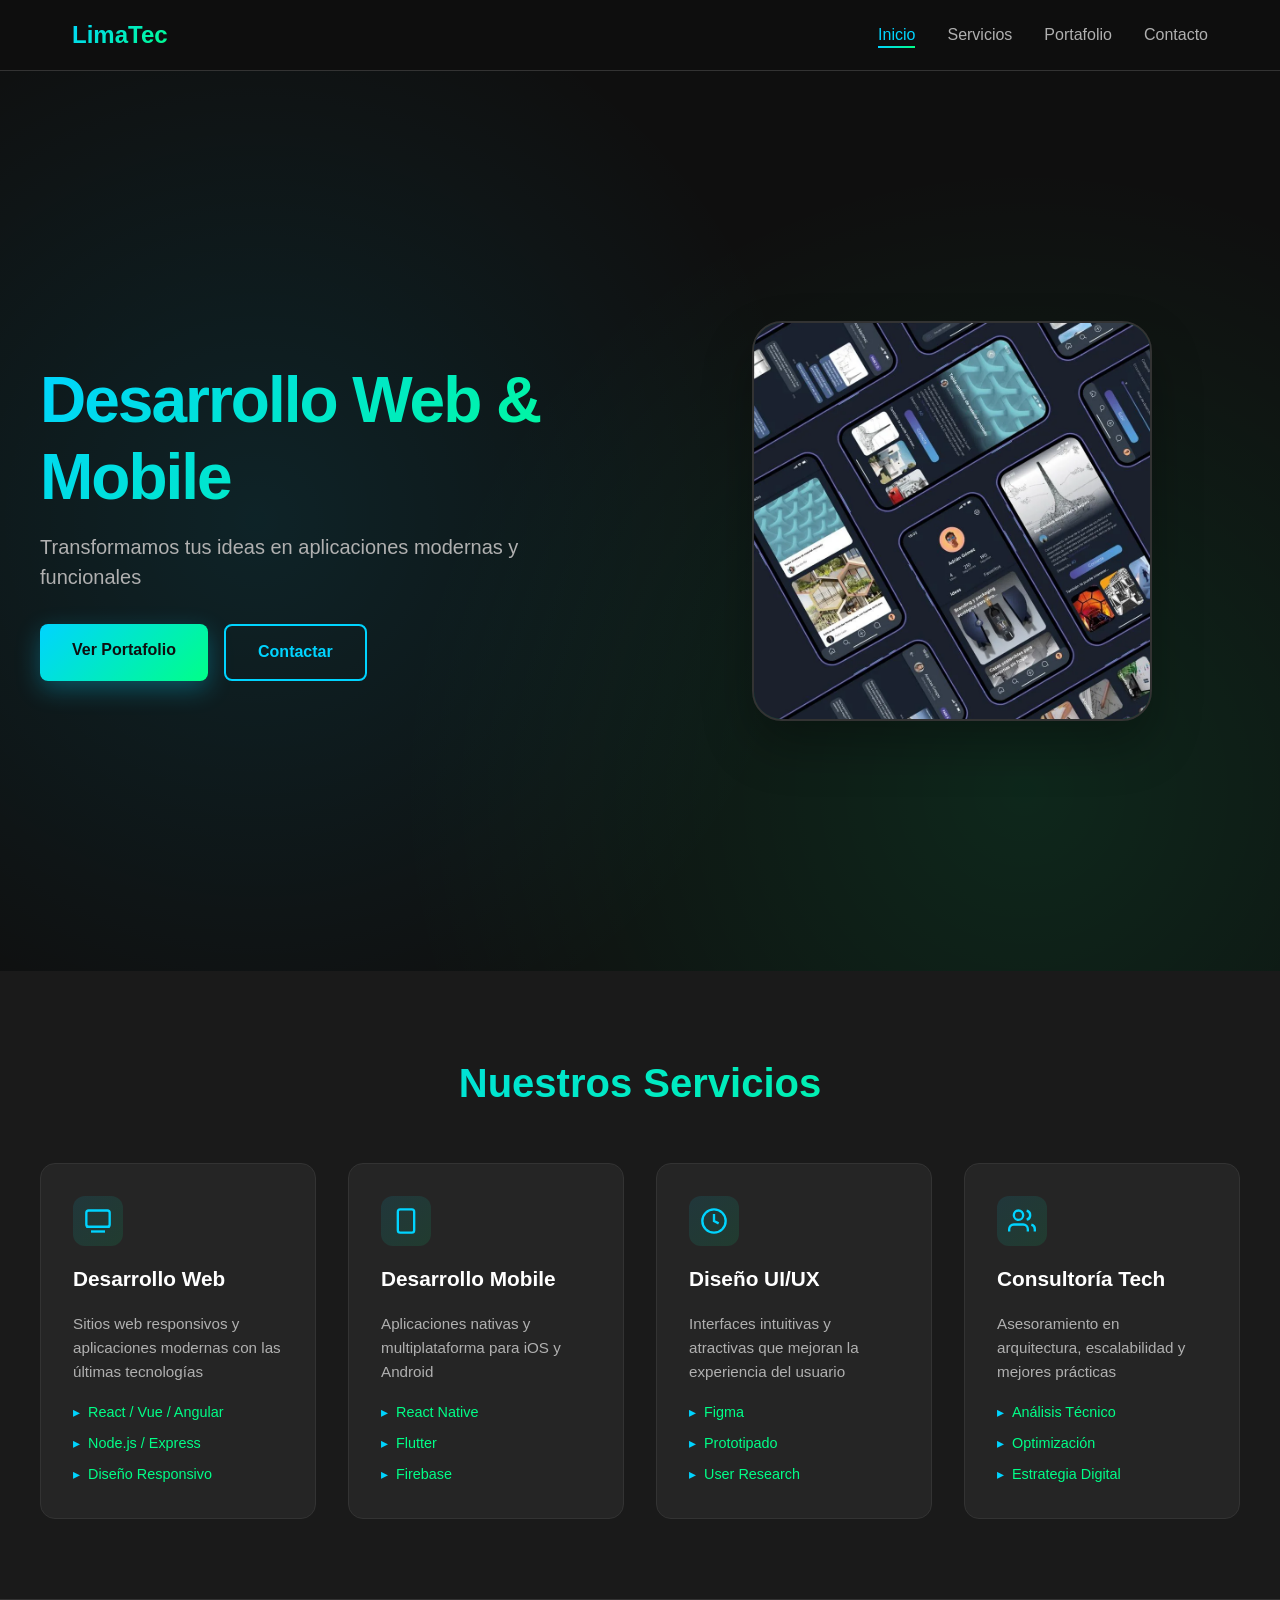
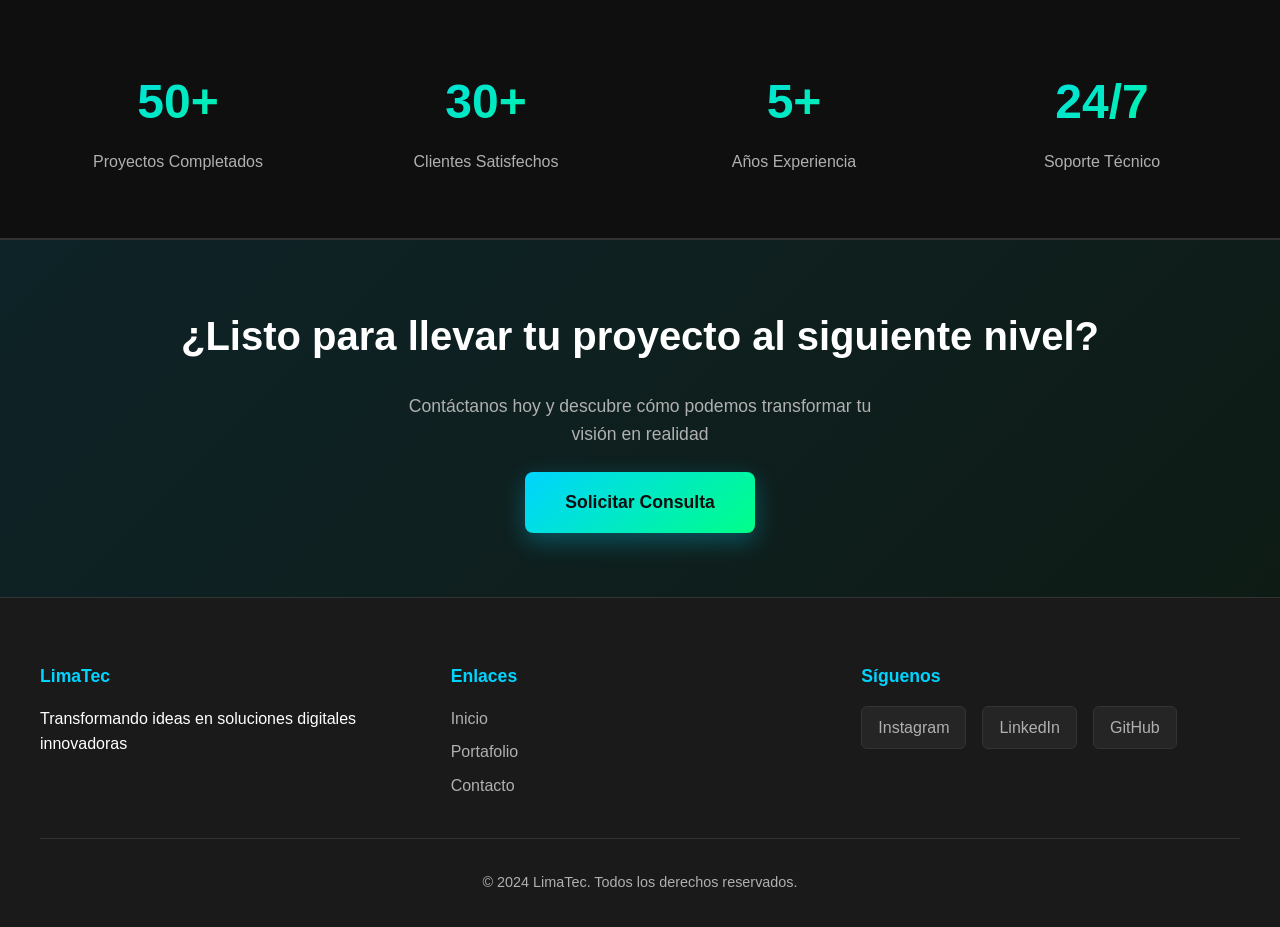
<file: index.html>
<!DOCTYPE html>
<html lang="es">
<head>
    <meta charset="UTF-8">
    <meta name="viewport" content="width=device-width, initial-scale=1.0">
    <title>LimaTec - Desarrollo Web & Mobile</title>
    <link rel="stylesheet" href="style.css">
</head>
<body>
    <!-- Navbar -->
    <nav class="navbar">
        <div class="nav-container">
            <div class="logo">
                <span class="logo-text">LimaTec</span>
            </div>
            <ul class="nav-menu">
                <li><a href="index.html" class="nav-link active">Inicio</a></li>
                <li><a href="#servicios" class="nav-link">Servicios</a></li>
                <li><a href="portafolio.html" class="nav-link">Portafolio</a></li>
                <li><a href="contacto.html" class="nav-link">Contacto</a></li>
            </ul>
            <div class="hamburger">
                <span></span>
                <span></span>
                <span></span>
            </div>
        </div>
    </nav>

    <!-- Hero Section -->
    <section class="hero">
        <div class="hero-content">
            <div class="hero-text">
                <h1 class="hero-title">Desarrollo Web & Mobile</h1>
                <p class="hero-subtitle">Transformamos tus ideas en aplicaciones modernas y funcionales</p>
                <div class="hero-buttons">
                    <a href="portafolio.html" class="btn btn-primary">Ver Portafolio</a>
                    <a href="contacto.html" class="btn btn-secondary">Contactar</a>
                </div>
            </div>
            <div class="hero-visual">
                <div class="gradient-box"><img src="assets/img.jpg" alt="Vista previa de proyecto"></div>
            </div>
        </div>
    </section>

    <!-- Servicios Section -->
    <section id="servicios" class="servicios">
        <div class="container">
            <h2 class="section-title">Nuestros Servicios</h2>
            <div class="servicios-grid">
                <!-- Tarjeta 1: Desarrollo Web -->
                <div class="servicio-card">
                    <div class="servicio-icon">
                        <svg viewBox="0 0 24 24" fill="none" stroke="currentColor">
                            <rect x="2" y="3" width="20" height="14" rx="2" ry="2"></rect>
                            <line x1="2" y1="17" x2="22" y2="17"></line>
                            <line x1="6" y1="21" x2="18" y2="21"></line>
                        </svg>
                    </div>
                    <h3>Desarrollo Web</h3>
                    <p>Sitios web responsivos y aplicaciones modernas con las últimas tecnologías</p>
                    <ul class="tech-list">
                        <li>React / Vue / Angular</li>
                        <li>Node.js / Express</li>
                        <li>Diseño Responsivo</li>
                    </ul>
                </div>

                <!-- Tarjeta 2: Desarrollo Mobile -->
                <div class="servicio-card">
                    <div class="servicio-icon">
                        <svg viewBox="0 0 24 24" fill="none" stroke="currentColor">
                            <rect x="5" y="2" width="14" height="20" rx="2" ry="2"></rect>
                            <line x1="12" y1="18" x2="12.01" y2="18"></line>
                        </svg>
                    </div>
                    <h3>Desarrollo Mobile</h3>
                    <p>Aplicaciones nativas y multiplataforma para iOS y Android</p>
                    <ul class="tech-list">
                        <li>React Native</li>
                        <li>Flutter</li>
                        <li>Firebase</li>
                    </ul>
                </div>

                <!-- Tarjeta 3: Diseño UI/UX -->
                <div class="servicio-card">
                    <div class="servicio-icon">
                        <svg viewBox="0 0 24 24" fill="none" stroke="currentColor">
                            <circle cx="12" cy="12" r="10"></circle>
                            <path d="M12 6v6l4 2"></path>
                        </svg>
                    </div>
                    <h3>Diseño UI/UX</h3>
                    <p>Interfaces intuitivas y atractivas que mejoran la experiencia del usuario</p>
                    <ul class="tech-list">
                        <li>Figma</li>
                        <li>Prototipado</li>
                        <li>User Research</li>
                    </ul>
                </div>

                <!-- Tarjeta 4: Consultoría -->
                <div class="servicio-card">
                    <div class="servicio-icon">
                        <svg viewBox="0 0 24 24" fill="none" stroke="currentColor">
                            <path d="M17 21v-2a4 4 0 0 0-4-4H5a4 4 0 0 0-4 4v2"></path>
                            <circle cx="9" cy="7" r="4"></circle>
                            <path d="M23 21v-2a4 4 0 0 0-3-3.87"></path>
                            <path d="M16 3.13a4 4 0 0 1 0 7.75"></path>
                        </svg>
                    </div>
                    <h3>Consultoría Tech</h3>
                    <p>Asesoramiento en arquitectura, escalabilidad y mejores prácticas</p>
                    <ul class="tech-list">
                        <li>Análisis Técnico</li>
                        <li>Optimización</li>
                        <li>Estrategia Digital</li>
                    </ul>
                </div>
            </div>
        </div>
    </section>

    <!-- Stats Section -->
    <section class="stats">
        <div class="container">
            <div class="stat-item">
                <h3 class="stat-number">50+</h3>
                <p class="stat-label">Proyectos Completados</p>
            </div>
            <div class="stat-item">
                <h3 class="stat-number">30+</h3>
                <p class="stat-label">Clientes Satisfechos</p>
            </div>
            <div class="stat-item">
                <h3 class="stat-number">5+</h3>
                <p class="stat-label">Años Experiencia</p>
            </div>
            <div class="stat-item">
                <h3 class="stat-number">24/7</h3>
                <p class="stat-label">Soporte Técnico</p>
            </div>
        </div>
    </section>

    <!-- CTA Section -->
    <section class="cta">
        <div class="container">
            <h2>¿Listo para llevar tu proyecto al siguiente nivel?</h2>
            <p>Contáctanos hoy y descubre cómo podemos transformar tu visión en realidad</p>
            <a href="contacto.html" class="btn btn-primary btn-large">Solicitar Consulta</a>
        </div>
    </section>

    <!-- Footer -->
    <footer class="footer">
        <div class="container">
            <div class="footer-content">
                <div class="footer-section">
                    <h4>LimaTec</h4>
                    <p>Transformando ideas en soluciones digitales innovadoras</p>
                </div>
                <div class="footer-section">
                    <h4>Enlaces</h4>
                    <ul>
                        <li><a href="index.html">Inicio</a></li>
                        <li><a href="portafolio.html">Portafolio</a></li>
                        <li><a href="contacto.html">Contacto</a></li>
                    </ul>
                </div>
                <div class="footer-section">
                    <h4>Síguenos</h4>
                    <div class="social-links">
                        <a href="https://www.instagram.com/_limatec" target="_blank" rel="noopener noreferrer" class="social-link">Instagram</a>
                        <a href="https://www.linkedin.com/in/pabliimjl/" target="_blank" rel="noopener noreferrer" class="social-link">LinkedIn</a>
                        <a href="https://github.com/pabliimjl" target="_blank" rel="noopener noreferrer" class="social-link">GitHub</a>
                    </div>
                </div>
            </div>
            <div class="footer-bottom">
                <p>&copy; 2024 LimaTec. Todos los derechos reservados.</p>
            </div>
        </div>
    </footer>

    <!-- Chatbot -->
     <!--
    <div class="chatbot-container">
        <div class="chat-window" id="chatWindow">
            <div class="chat-header">
                <div class="chat-header-info">
                    <div class="chat-avatar">AI</div>
                    <div>
                        <h4>LimaTec AI</h4>
                        <span class="chat-status">&#9679; En línea</span>
                    </div>
                </div>
                <button class="chat-close" id="chatClose">&times;</button>
            </div>
            <div class="chat-messages" id="chatMessages">
                <div class="chat-msg bot">
                    <p>¡Hola! Soy el asistente de LimaTec 👋 ¿En qué puedo ayudarte?</p>
                </div>
                <div class="chat-suggestions" id="chatSuggestions">
                    <button class="suggestion-btn">💻 Servicios web</button>
                    <button class="suggestion-btn">📱 Apps mobile</button>
                    <button class="suggestion-btn">💰 Precios</button>
                    <button class="suggestion-btn">📞 Contacto</button>
                </div>
            </div>
            <div class="chat-input-area">
                <input type="text" id="chatInput" placeholder="Escribe un mensaje..." autocomplete="off">
                <button class="send-btn" id="sendBtn">
                    <svg viewBox="0 0 24 24" fill="none" stroke="currentColor" stroke-width="2">
                        <line x1="22" y1="2" x2="11" y2="13"></line>
                        <polygon points="22 2 15 22 11 13 2 9 22 2"></polygon>
                    </svg>
                </button>
            </div>
        </div>
        <button class="chat-toggle" id="chatToggle" aria-label="Abrir chat">
            <svg class="chat-icon" viewBox="0 0 24 24" fill="none" stroke="currentColor" stroke-width="2">
                <path d="M21 15a2 2 0 0 1-2 2H7l-4 4V5a2 2 0 0 1 2-2h14a2 2 0 0 1 2 2z"></path>
            </svg>
            <svg class="close-icon" viewBox="0 0 24 24" fill="none" stroke="currentColor" stroke-width="2">
                <line x1="18" y1="6" x2="6" y2="18"></line>
                <line x1="6" y1="6" x2="18" y2="18"></line>
            </svg>
            <span class="chat-badge" id="chatBadge">1</span>
        </button>
    </div>-->

    <script src="script.js"></script>
</body>
</html>
</file>
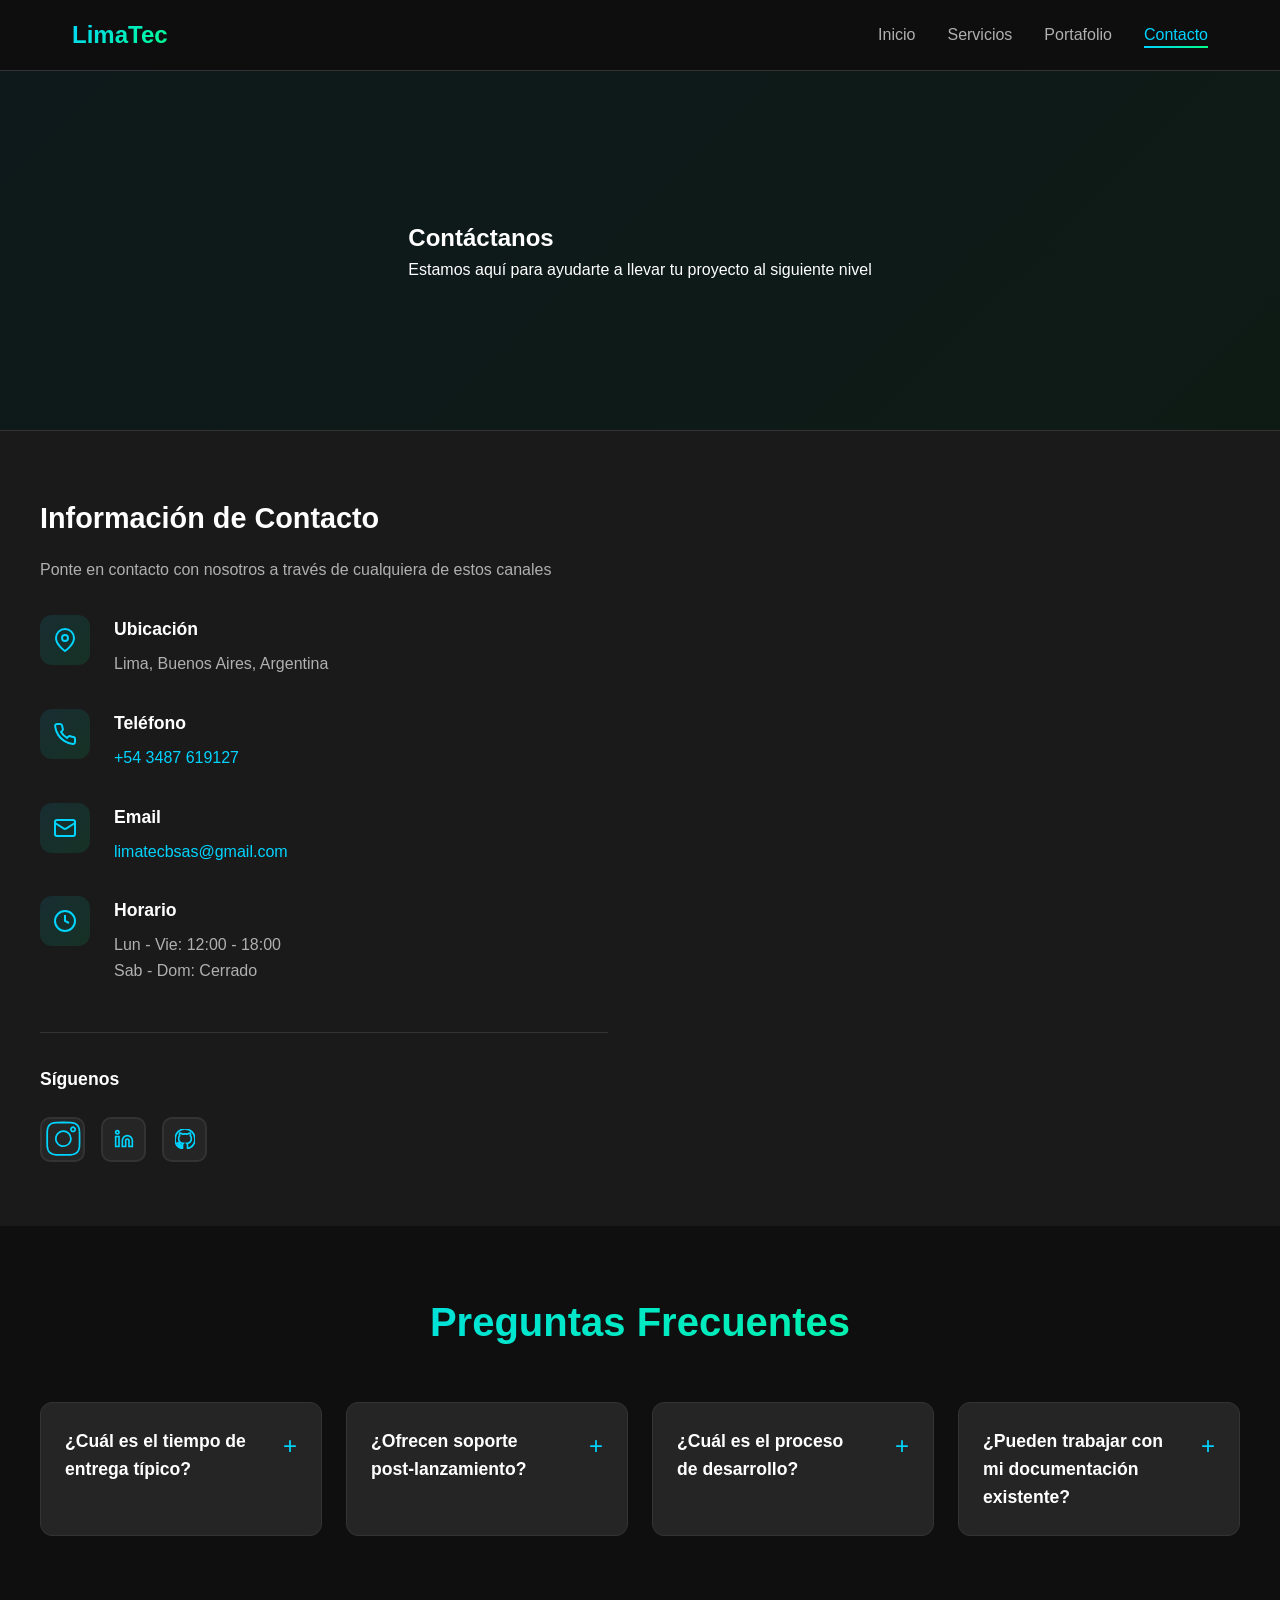
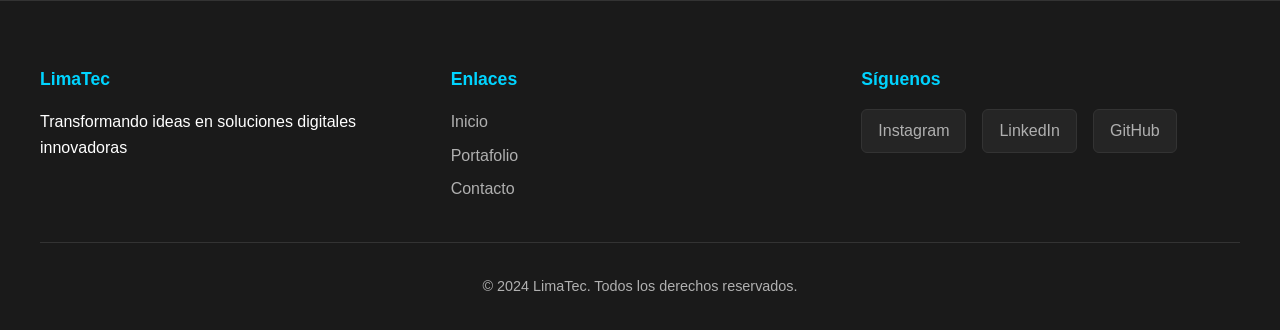
<file: contacto.html>
<!DOCTYPE html>
<html lang="es">
<head>
    <meta charset="UTF-8">
    <meta name="viewport" content="width=device-width, initial-scale=1.0">
    <title>Contacto - LimaTec</title>
    <link rel="stylesheet" href="style.css">
    <link rel="stylesheet" href="contacto.css">
</head>
<body>
    <!-- Navbar -->
    <nav class="navbar">
        <div class="nav-container">
            <div class="logo">
                <span class="logo-text">LimaTec</span>
            </div>
            <ul class="nav-menu">
                <li><a href="index.html" class="nav-link">Inicio</a></li>
                <li><a href="index.html#servicios" class="nav-link">Servicios</a></li>
                <li><a href="portafolio.html" class="nav-link">Portafolio</a></li>
                <li><a href="contacto.html" class="nav-link active">Contacto</a></li>
            </ul>
            <div class="hamburger">
                <span></span>
                <span></span>
                <span></span>
            </div>
        </div>
    </nav>

    <!-- Hero Section -->
    <section class="hero-contact">
        <div class="container">
            <h1 class="page-title">Contáctanos</h1>
            <p class="page-subtitle">Estamos aquí para ayudarte a llevar tu proyecto al siguiente nivel</p>
        </div>
    </section>

    <!-- Contact Content -->
    <section class="contact-section">
        <div class="container">
            <div class="contact-wrapper">
                <!-- Información de Contacto -->
                <div class="contact-info">
                    <h2>Información de Contacto</h2>
                    <p class="contact-intro">Ponte en contacto con nosotros a través de cualquiera de estos canales</p>

                    <div class="info-items">
                        <div class="info-item">
                            <div class="info-icon">
                                <svg viewBox="0 0 24 24" fill="none" stroke="currentColor">
                                    <path d="M21 10c0 7-9 13-9 13s-9-6-9-13a9 9 0 0 1 18 0z"></path>
                                    <circle cx="12" cy="10" r="3"></circle>
                                </svg>
                            </div>
                            <div class="info-content">
                                <h3>Ubicación</h3>
                                <p>Lima, Buenos Aires, Argentina</p>
                            </div>
                        </div>

                        <div class="info-item">
                            <div class="info-icon">
                                <svg viewBox="0 0 24 24" fill="none" stroke="currentColor">
                                    <path d="M22 16.92v3a2 2 0 0 1-2.18 2 19.79 19.79 0 0 1-8.63-3.07 19.5 19.5 0 0 1-6-6 19.79 19.79 0 0 1-3.07-8.67A2 2 0 0 1 4.11 2h3a2 2 0 0 1 2 1.72 12.84 12.84 0 0 0 .7 2.81 2 2 0 0 1-.45 2.11L8.09 9.91a16 16 0 0 0 6 6l1.27-1.27a2 2 0 0 1 2.11-.45 12.84 12.84 0 0 0 2.81.7A2 2 0 0 1 22 16.92z"></path>
                                </svg>
                            </div>
                            <div class="info-content">
                                <h3>Teléfono</h3>
                                <p><a href="https://wa.me/+543487619127" target="_blank" rel="noopener noreferrer">+54 3487 619127</a></p>
                            </div>
                        </div>

                        <div class="info-item">
                            <div class="info-icon">
                                <svg viewBox="0 0 24 24" fill="none" stroke="currentColor">
                                    <rect x="2" y="4" width="20" height="16" rx="2"></rect>
                                    <path d="m22 7-8.97 5.7a1.94 1.94 0 0 1-2.06 0L2 7"></path>
                                </svg>
                            </div>
                            <div class="info-content">
                                <h3>Email</h3>
                                <p><a href="mailto:limatecbsas@gmail.com">limatecbsas@gmail.com</a></p>
                            </div>
                        </div>

                        <div class="info-item">
                            <div class="info-icon">
                                <svg viewBox="0 0 24 24" fill="none" stroke="currentColor">
                                    <circle cx="12" cy="12" r="10"></circle>
                                    <polyline points="12 6 12 12 16 14"></polyline>
                                </svg>
                            </div>
                            <div class="info-content">
                                <h3>Horario</h3>
                                <p>Lun - Vie: 12:00 - 18:00</p>
                                <p>Sab - Dom: Cerrado</p>
                            </div>
                        </div>
                    </div>

                    <!-- Social Links -->
                    <div class="contact-social">
                        <h3>Síguenos</h3>
                        <div class="social-icons">
                            <a href="https://www.instagram.com/_limatec" target="_blank" rel="noopener noreferrer" class="social-icon" title="LinkedIn">
                                <img width="100%" src="assets/instagram.svg"/>
                            </a>
                            <a href="https://www.linkedin.com/in/pabliimjl/" target="_blank" rel="noopener noreferrer" class="social-icon" title="LinkedIn">
                                <svg viewBox="0 0 24 24" fill="currentColor">
                                    <path d="M16 8a6 6 0 016 6v7h-4v-7a2 2 0 00-2-2 2 2 0 00-2 2v7h-4v-7a6 6 0 016-6zM2 9h4v12H2z" style="fill: none; stroke: currentColor; stroke-width: 2;"></path>
                                    <circle cx="4" cy="4" r="2" style="fill: none; stroke: currentColor; stroke-width: 2;"></circle>
                                </svg>
                            </a>
                            <a href="https://github.com/pabliimjl" target="_blank" rel="noopener noreferrer" class="social-icon" title="GitHub">
                                <svg viewBox="0 0 24 24" fill="currentColor">
                                    <path d="M12 0c-6.626 0-12 5.373-12 12 0 5.302 3.438 9.8 8.207 11.387.599.111.793-.261.793-.577v-2.234c-3.338.726-4.033-1.416-4.033-1.416-.546-1.387-1.333-1.756-1.333-1.756-1.089-.745.083-.729.083-.729 1.205.084 1.839 1.237 1.839 1.237 1.07 1.834 2.807 1.304 3.492.997.107-.775.418-1.305.762-1.604-2.665-.305-5.467-1.334-5.467-5.931 0-1.311.469-2.381 1.236-3.221-.124-.303-.535-1.524.117-3.176 0 0 1.008-.322 3.301 1.23.957-.266 1.983-.399 3.003-.404 1.02.005 2.047.138 3.006.404 2.291-1.552 3.297-1.23 3.297-1.23.653 1.653.242 2.874.118 3.176.77.84 1.235 1.911 1.235 3.221 0 4.609-2.807 5.624-5.479 5.921.43.372.823 1.102.823 2.222v 3.293c0 .319.192.694.801.576 4.765-1.589 8.199-6.086 8.199-11.386 0-6.627-5.373-12-12-12z" style="fill: none; stroke: currentColor; stroke-width: 2;"></path>
                                </svg>
                            </a>
                        </div>
                    </div>
                </div>

                <!-- Formulario de Contacto --><!--
                <div class="contact-form-wrapper">
                    <h2>Envíanos un Mensaje</h2>
                    <form class="contact-form" id="contactForm">
                        <div class="form-group">
                            <label for="nombre">Nombre Completo</label>
                            <input type="text" id="nombre" name="nombre" required>
                        </div>

                        <div class="form-group">
                            <label for="email">Email</label>
                            <input type="email" id="email" name="email" required>
                        </div>

                        <div class="form-group">
                            <label for="telefono">Teléfono (Opcional)</label>
                            <input type="tel" id="telefono" name="telefono">
                        </div>

                        <div class="form-group">
                            <label for="asunto">Asunto</label>
                            <select id="asunto" name="asunto" required>
                                <option value="">Selecciona un asunto</option>
                                <option value="consulta">Consulta General</option>
                                <option value="presupuesto">Solicitar Presupuesto</option>
                                <option value="proyecto">Nuevo Proyecto</option>
                                <option value="soporte">Soporte Técnico</option>
                            </select>
                        </div>

                        <div class="form-group">
                            <label for="mensaje">Mensaje</label>
                            <textarea id="mensaje" name="mensaje" rows="6" required></textarea>
                        </div>

                        <div class="form-group">
                            <label for="presupuesto">Rango de Presupuesto</label>
                            <select id="presupuesto" name="presupuesto" required>
                                <option value="">Selecciona un rango</option>
                                <option value="medio">$150.000 - $5.000.000</option>
                                <option value="alto">$5.000.000 - $10.000.000</option>
                                <option value="premium">Mayor a $10.000.000</option>
                            </select>
                        </div>

                        <div class="form-group checkbox">
                            <input type="checkbox" id="terminos" name="terminos" required>
                            <label for="terminos">Acepto los términos y condiciones</label>
                        </div>

                        <button type="submit" class="btn btn-primary btn-form">Enviar Mensaje</button>
                        <div class="form-status" id="formStatus"></div>
                    </form>
                </div>-->
            </div>
        </div>
    </section>

    <!-- FAQ Section -->

    <section class="faq-section">
        <div class="container">
            <h2 class="section-title">Preguntas Frecuentes</h2>
            <div class="faq-grid">
                <div class="faq-item">
                    <div class="faq-question">
                        <h3>¿Cuál es el tiempo de entrega típico?</h3>
                        <span class="faq-icon">+</span>
                    </div>
                    <div class="faq-answer">
                        <p>El tiempo varía según la complejidad del proyecto. Desde 2 semanas para proyectos pequeños hasta 3 meses para aplicaciones grandes.</p>
                    </div>
                </div>

                <div class="faq-item">
                    <div class="faq-question">
                        <h3>¿Ofrecen soporte post-lanzamiento?</h3>
                        <span class="faq-icon">+</span>
                    </div>
                    <div class="faq-answer">
                        <p>Sí, ofrecemos planes de soporte técnico y mantenimiento continuado durante 3 meses después del lanzamiento.</p>
                    </div>
                </div>

                <div class="faq-item">
                    <div class="faq-question">
                        <h3>¿Cuál es el proceso de desarrollo?</h3>
                        <span class="faq-icon">+</span>
                    </div>
                    <div class="faq-answer">
                        <p>Seguimos un proceso de 5 fases: Consulta, Diseño, Desarrollo, Testing y Lanzamiento con revisiones en cada etapa.</p>
                    </div>
                </div>

                <div class="faq-item">
                    <div class="faq-question">
                        <h3>¿Pueden trabajar con mi documentación existente?</h3>
                        <span class="faq-icon">+</span>
                    </div>
                    <div class="faq-answer">
                        <p>Claro, nos adaptamos a tu documentación, requisitos y procesos existentes para mantener continuidad.</p>
                    </div>
                </div>
            </div>
        </div>
    </section>

    <!-- Footer -->
    <footer class="footer">
        <div class="container">
            <div class="footer-content">
                <div class="footer-section">
                    <h4>LimaTec</h4>
                    <p>Transformando ideas en soluciones digitales innovadoras</p>
                </div>
                <div class="footer-section">
                    <h4>Enlaces</h4>
                    <ul>
                        <li><a href="index.html">Inicio</a></li>
                        <li><a href="portafolio.html">Portafolio</a></li>
                        <li><a href="contacto.html">Contacto</a></li>
                    </ul>
                </div>
                <div class="footer-section">
                    <h4>Síguenos</h4>
                    <div class="social-links">
                        <a href="https://www.instagram.com/_limatec" target="_blank" rel="noopener noreferrer" class="social-link">Instagram</a>
                        <a href="https://www.linkedin.com/in/pabliimjl/" target="_blank" rel="noopener noreferrer" class="social-link">LinkedIn</a>
                        <a href="https://github.com/pabliimjl" target="_blank" rel="noopener noreferrer" class="social-link">GitHub</a>
                    </div>
                </div>
            </div>
            <div class="footer-bottom">
                <p>&copy; 2024 LimaTec. Todos los derechos reservados.</p>
            </div>
        </div>
    </footer>

    <!-- Chatbot -->
   <!-- <div class="chatbot-container">
        <div class="chat-window" id="chatWindow">
            <div class="chat-header">
                <div class="chat-header-info">
                    <div class="chat-avatar">AI</div>
                    <div>
                        <h4>LimaTec AI</h4>
                        <span class="chat-status">&#9679; En línea</span>
                    </div>
                </div>
                <button class="chat-close" id="chatClose">&times;</button>
            </div>
            <div class="chat-messages" id="chatMessages">
                <div class="chat-msg bot">
                    <p>¡Hola! Soy el asistente de LimaTec 👋 ¿En qué puedo ayudarte?</p>
                </div>
                <div class="chat-suggestions" id="chatSuggestions">
                    <button class="suggestion-btn">💻 Servicios web</button>
                    <button class="suggestion-btn">📱 Apps mobile</button>
                    <button class="suggestion-btn">💰 Precios</button>
                    <button class="suggestion-btn">📞 Contacto</button>
                </div>
            </div>
            <div class="chat-input-area">
                <input type="text" id="chatInput" placeholder="Escribe un mensaje..." autocomplete="off">
                <button class="send-btn" id="sendBtn">
                    <svg viewBox="0 0 24 24" fill="none" stroke="currentColor" stroke-width="2">
                        <line x1="22" y1="2" x2="11" y2="13"></line>
                        <polygon points="22 2 15 22 11 13 2 9 22 2"></polygon>
                    </svg>
                </button>
            </div>
        </div>
        <button class="chat-toggle" id="chatToggle" aria-label="Abrir chat">
            <svg class="chat-icon" viewBox="0 0 24 24" fill="none" stroke="currentColor" stroke-width="2">
                <path d="M21 15a2 2 0 0 1-2 2H7l-4 4V5a2 2 0 0 1 2-2h14a2 2 0 0 1 2 2z"></path>
            </svg>
            <svg class="close-icon" viewBox="0 0 24 24" fill="none" stroke="currentColor" stroke-width="2">
                <line x1="18" y1="6" x2="6" y2="18"></line>
                <line x1="6" y1="6" x2="18" y2="18"></line>
            </svg>
            <span class="chat-badge" id="chatBadge">1</span>
        </button>
    </div>
-->
    <script src="script.js"></script>
</body>
</html>
</file>
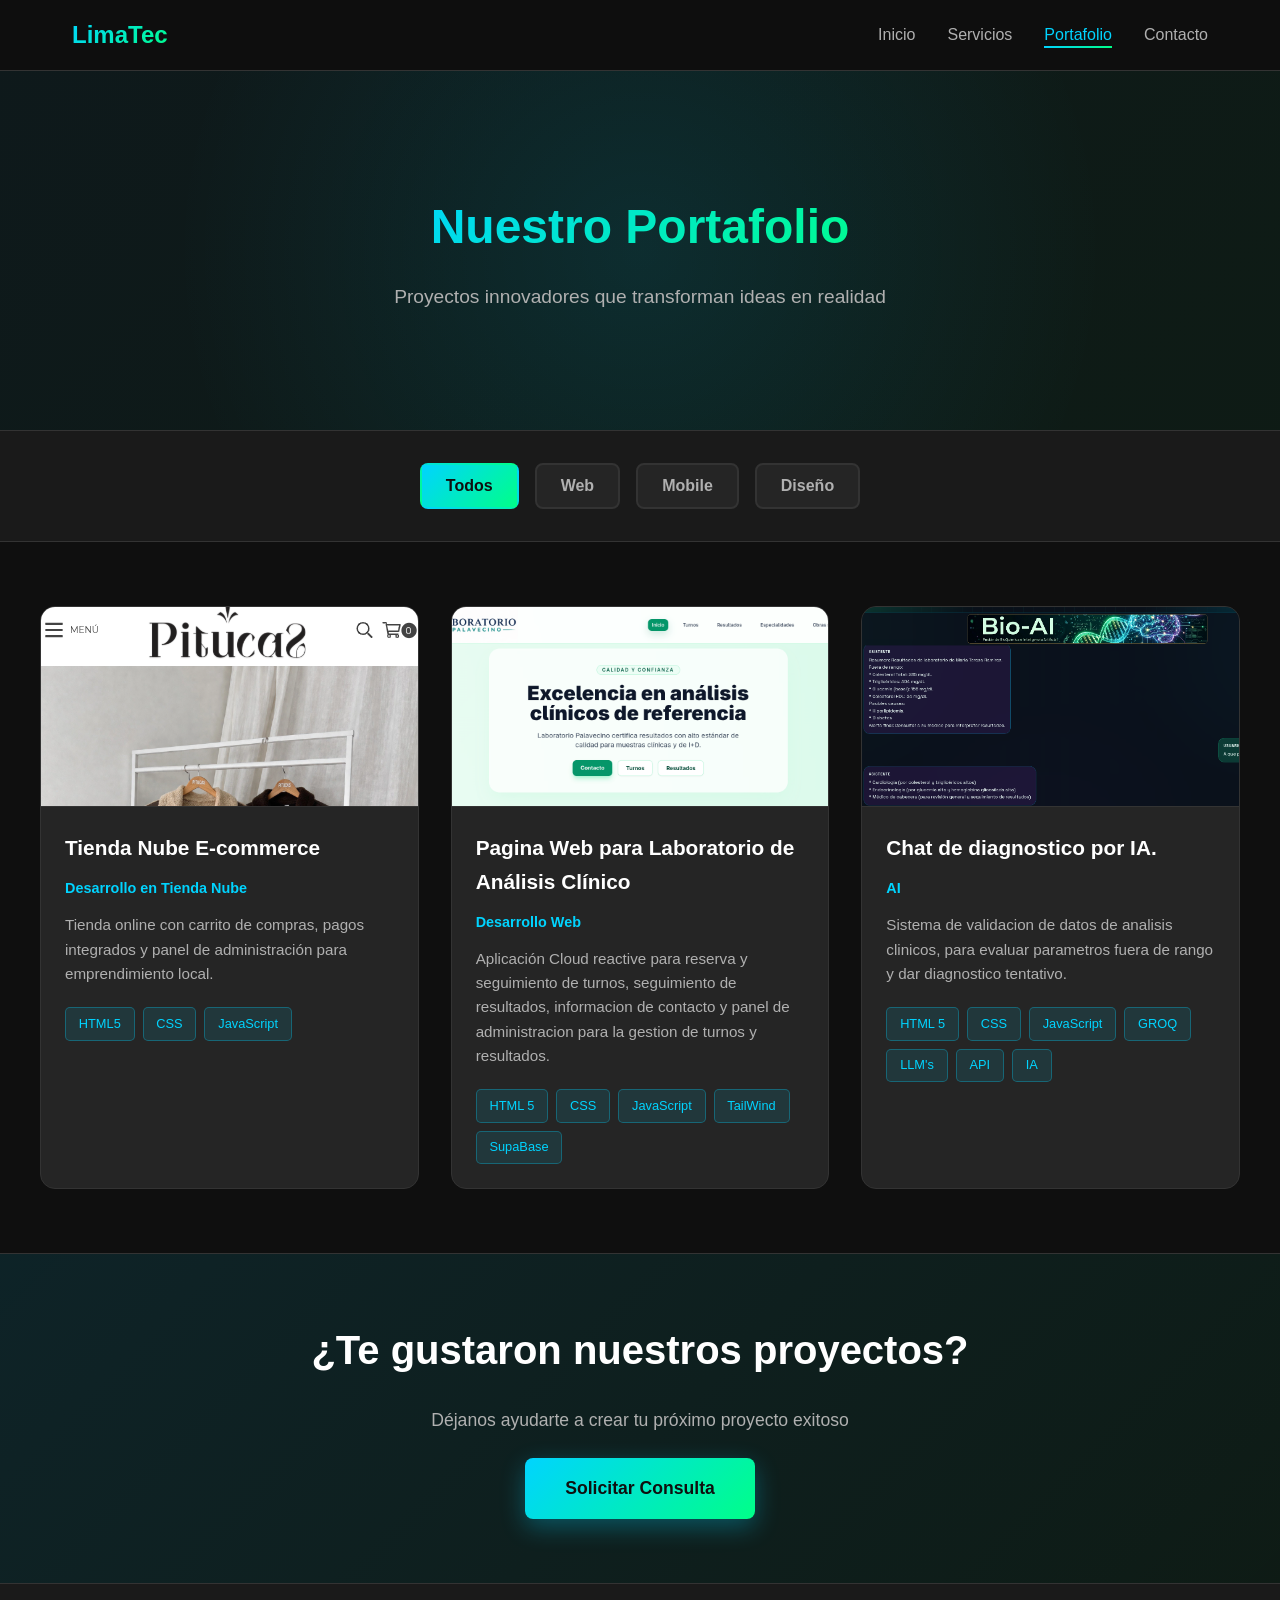
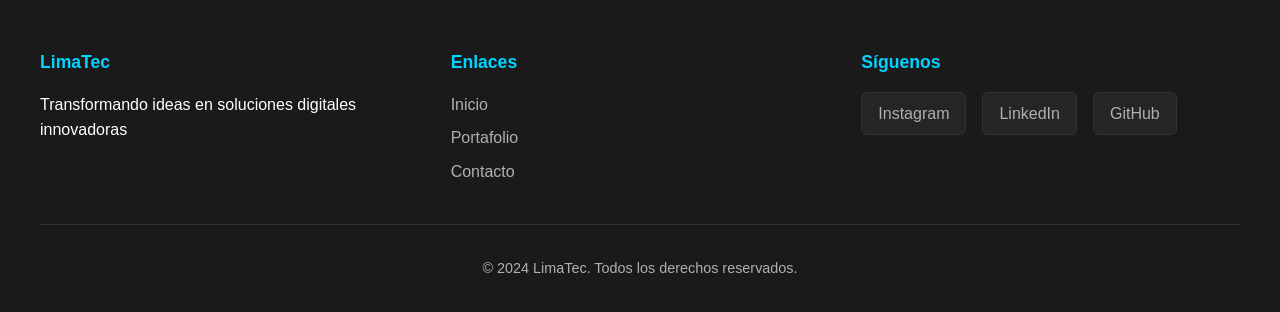
<file: portafolio.html>
<!DOCTYPE html>
<html lang="es">
<head>
    <meta charset="UTF-8">
    <meta name="viewport" content="width=device-width, initial-scale=1.0">
    <title>Portafolio - LimaTec</title>
    <link rel="stylesheet" href="style.css">
    <link rel="stylesheet" href="portafolio.css">
</head>
<body>
    <!-- Navbar -->
    <nav class="navbar">
        <div class="nav-container">
            <div class="logo">
                <span class="logo-text">LimaTec</span>
            </div>
            <ul class="nav-menu">
                <li><a href="index.html" class="nav-link">Inicio</a></li>
                <li><a href="index.html#servicios" class="nav-link">Servicios</a></li>
                <li><a href="portafolio.html" class="nav-link active">Portafolio</a></li>
                <li><a href="contacto.html" class="nav-link">Contacto</a></li>
            </ul>
            <div class="hamburger">
                <span></span>
                <span></span>
                <span></span>
            </div>
        </div>
    </nav>

    <!-- Hero Section -->
    <section class="hero-portfolio">
        <div class="container">
            <h1 class="page-title">Nuestro Portafolio</h1>
            <p class="page-subtitle">Proyectos innovadores que transforman ideas en realidad</p>
        </div>
    </section>

    <!-- Filtro -->
    <section class="filtro-section">
        <div class="container">
            <div class="filtro-buttons">
                <button class="filter-btn active" data-filter="all">Todos</button>
                <button class="filter-btn" data-filter="web">Web</button>
                <button class="filter-btn" data-filter="mobile">Mobile</button>
                <button class="filter-btn" data-filter="diseño">Diseño</button>
            </div>
        </div>
    </section>

    <!-- Proyectos Grid -->
    <section class="proyectos-section">
        <div class="container">
            <div class="proyectos-grid">
                <!-- Proyecto 1 -->
                <div class="proyecto-card" data-category="web">
                    <div class="proyecto-image">
                        <div class="proyecto-placeholder"><img src="assets/pitucas.png"/></div>
                        <div class="proyecto-overlay">
                            <a href="https://pitucas.com/" target="_blank" rel="noopener noreferrer" class="view-btn">Ver Proyecto</a>
                        </div>
                    </div>
                    <div class="proyecto-info">
                        <h3>Tienda Nube E-commerce</h3>
                        <p class="proyecto-category">Desarrollo en Tienda Nube</p>
                        <p class="proyecto-desc">Tienda online con carrito de compras, pagos integrados y panel de administración para emprendimiento local.</p>
                        <div class="proyecto-tech">
                            <span class="tech-tag">HTML5</span>
                            <span class="tech-tag">CSS</span>
                            <span class="tech-tag">JavaScript</span>
                        </div>
                    </div>
                </div>

                <!-- Proyecto 2 -->
                <div class="proyecto-card" data-category="web">
                    <div class="proyecto-image">
                        <div class="proyecto-placeholder"><img height="100%" src="assets/laboratoriopalavecino.png"/></div>
                        <!--<div class="proyecto-overlay">
                            <a href="https://pabliimjl.github.io/LaboratorioPalavecino/" target="_blank" rel="noopener noreferrer" class="view-btn">Ver Proyecto</a>
                        </div>-->
                    </div>
                    <div class="proyecto-info">
                        <h3>Pagina Web para Laboratorio de Análisis Clínico</h3>
                        <p class="proyecto-category">Desarrollo Web</p>
                        <p class="proyecto-desc">Aplicación Cloud reactive para reserva y seguimiento de turnos, seguimiento de resultados, informacion de contacto y panel de administracion para la gestion de turnos y resultados.</p>
                        <div class="proyecto-tech">
                            <span class="tech-tag">HTML 5</span>
                            <span class="tech-tag">CSS</span>
                            <span class="tech-tag">JavaScript</span>
                            <span class="tech-tag">TailWind</span>
                            <span class="tech-tag">SupaBase</span>
                        </div>
                    </div>
                </div>

                <!-- Proyecto 3 -->
                <div class="proyecto-card" data-category="web">
                    <div class="proyecto-image">
                        <div class="proyecto-placeholder"><img src="assets/bioai.png" height="100%"/></div>
                        <div class="proyecto-overlay">
                            <a href="https://pabliimjl.github.io/Bio-AI/" target="_blank" rel="noopener noreferrer" class="view-btn">Ver Proyecto</a>
                        </div>
                    </div>
                    <div class="proyecto-info">
                        <h3>Chat de diagnostico por IA.</h3>
                        <p class="proyecto-category">AI</p>
                        <p class="proyecto-desc">Sistema de validacion de datos de analisis clinicos, para evaluar parametros fuera de rango y dar diagnostico tentativo.</p>
                        <div class="proyecto-tech">
                            <span class="tech-tag">HTML 5</span>
                            <span class="tech-tag">CSS</span>
                            <span class="tech-tag">JavaScript</span>
                            <span class="tech-tag">GROQ</span>
                            <span class="tech-tag">LLM's</span>
                            <span class="tech-tag">API</span>
                            <span class="tech-tag">IA</span>
                        </div>
                    </div>
                </div>

                <!-- Proyecto 4 
                <div class="proyecto-card" data-category="diseño">
                    <div class="proyecto-image">
                        <div class="proyecto-placeholder">Diseño</div>
                        <div class="proyecto-overlay">
                            <a href="#" class="view-btn">Ver Proyecto</a>
                        </div>
                    </div>
                    <div class="proyecto-info">
                        <h3>Identidad Visual - TechBrand</h3>
                        <p class="proyecto-category">Diseño UI/UX</p>
                        <p class="proyecto-desc">Diseño completo de identidad visual, desde logo hasta guía de estilos.</p>
                        <div class="proyecto-tech">
                            <span class="tech-tag">Figma</span>
                            <span class="tech-tag">Branding</span>
                            <span class="tech-tag">Ilustración</span>
                        </div>
                    </div>
                </div>-->

                <!-- Proyecto 5 
                <div class="proyecto-card" data-category="mobile">
                    <div class="proyecto-image">
                        <div class="proyecto-placeholder">Mobile App</div>
                        <div class="proyecto-overlay">
                            <a href="#" class="view-btn">Ver Proyecto</a>
                        </div>
                    </div>
                    <div class="proyecto-info">
                        <h3>App de Delivery</h3>
                        <p class="proyecto-category">Desarrollo Mobile</p>
                        <p class="proyecto-desc">Plataforma de entrega con GPS, notificaciones en tiempo real y pagos móviles.</p>
                        <div class="proyecto-tech">
                            <span class="tech-tag">Flutter</span>
                            <span class="tech-tag">Google Maps</span>
                            <span class="tech-tag">Stripe</span>
                        </div>
                    </div>
                </div>-->

                <!-- Proyecto 6 
                <div class="proyecto-card" data-category="web">
                    <div class="proyecto-image">
                        <div class="proyecto-placeholder">Web App</div>
                        <div class="proyecto-overlay">
                            <a href="#" class="view-btn">Ver Proyecto</a>
                        </div>
                    </div>
                    <div class="proyecto-info">
                        <h3>Sistema de Gestión</h3>
                        <p class="proyecto-category">Desarrollo Web</p>
                        <p class="proyecto-desc">Suite empresarial para gestión de inventario, facturación y reportes.</p>
                        <div class="proyecto-tech">
                            <span class="tech-tag">Angular</span>
                            <span class="tech-tag">Express</span>
                            <span class="tech-tag">PostgreSQL</span>
                        </div>
                    </div>
                </div>-->
            </div>
        </div>
    </section>

    <!-- CTA Section -->
    <section class="cta">
        <div class="container">
            <h2>¿Te gustaron nuestros proyectos?</h2>
            <p>Déjanos ayudarte a crear tu próximo proyecto exitoso</p>
            <a href="contacto.html" class="btn btn-primary btn-large">Solicitar Consulta</a>
        </div>
    </section>

    <!-- Footer -->
    <footer class="footer">
        <div class="container">
            <div class="footer-content">
                <div class="footer-section">
                    <h4>LimaTec</h4>
                    <p>Transformando ideas en soluciones digitales innovadoras</p>
                </div>
                <div class="footer-section">
                    <h4>Enlaces</h4>
                    <ul>
                        <li><a href="index.html">Inicio</a></li>
                        <li><a href="portafolio.html">Portafolio</a></li>
                        <li><a href="contacto.html">Contacto</a></li>
                    </ul>
                </div>
                <div class="footer-section">
                    <h4>Síguenos</h4>
                    <div class="social-links">
                        <a href="https://www.instagram.com/_limatec" target="_blank" rel="noopener noreferrer" class="social-link">Instagram</a>
                        <a href="https://www.linkedin.com/in/pabliimjl/" target="_blank" rel="noopener noreferrer" class="social-link">LinkedIn</a>
                        <a href="https://github.com/pabliimjl" target="_blank" rel="noopener noreferrer" class="social-link">GitHub</a>
                    </div>
                </div>
            </div>
            <div class="footer-bottom">
                <p>&copy; 2024 LimaTec. Todos los derechos reservados.</p>
            </div>
        </div>
    </footer>

    <!-- Chatbot -->
     <!--
    <div class="chatbot-container">
        <div class="chat-window" id="chatWindow">
            <div class="chat-header">
                <div class="chat-header-info">
                    <div class="chat-avatar">AI</div>
                    <div>
                        <h4>LimaTec AI</h4>
                        <span class="chat-status">&#9679; En línea</span>
                    </div>
                </div>
                <button class="chat-close" id="chatClose">&times;</button>
            </div>
            <div class="chat-messages" id="chatMessages">
                <div class="chat-msg bot">
                    <p>¡Hola! Soy el asistente de LimaTec 👋 ¿En qué puedo ayudarte?</p>
                </div>
                <div class="chat-suggestions" id="chatSuggestions">
                    <button class="suggestion-btn">💻 Servicios web</button>
                    <button class="suggestion-btn">📱 Apps mobile</button>
                    <button class="suggestion-btn">💰 Precios</button>
                    <button class="suggestion-btn">📞 Contacto</button>
                </div>
            </div>
            <div class="chat-input-area">
                <input type="text" id="chatInput" placeholder="Escribe un mensaje..." autocomplete="off">
                <button class="send-btn" id="sendBtn">
                    <svg viewBox="0 0 24 24" fill="none" stroke="currentColor" stroke-width="2">
                        <line x1="22" y1="2" x2="11" y2="13"></line>
                        <polygon points="22 2 15 22 11 13 2 9 22 2"></polygon>
                    </svg>
                </button>
            </div>
        </div>
        <button class="chat-toggle" id="chatToggle" aria-label="Abrir chat">
            <svg class="chat-icon" viewBox="0 0 24 24" fill="none" stroke="currentColor" stroke-width="2">
                <path d="M21 15a2 2 0 0 1-2 2H7l-4 4V5a2 2 0 0 1 2-2h14a2 2 0 0 1 2 2z"></path>
            </svg>
            <svg class="close-icon" viewBox="0 0 24 24" fill="none" stroke="currentColor" stroke-width="2">
                <line x1="18" y1="6" x2="6" y2="18"></line>
                <line x1="6" y1="6" x2="18" y2="18"></line>
            </svg>
            <span class="chat-badge" id="chatBadge">1</span>
        </button>
    </div>-->

    <script src="script.js"></script>
</body>
</html>
</file>
<file: style.css>
/* ===== Variables CSS ===== */
:root {
    --primary-dark: #0f0f0f;
    --secondary-dark: #1a1a1a;
    --tertiary-dark: #252525;
    --accent-color: #00d4ff;
    --accent-secondary: #00ff88;
    --text-primary: #ffffff;
    --text-secondary: #b0b0b0;
    --border-color: #333333;
    --transition: all 0.3s ease;
}

/* ===== Reset Global ===== */
* {
    margin: 0;
    padding: 0;
    box-sizing: border-box;
}

html {
    scroll-behavior: smooth;
}

body {
    font-family: 'Segoe UI', Tahoma, Geneva, Verdana, sans-serif;
    background-color: var(--primary-dark);
    color: var(--text-primary);
    line-height: 1.6;
    overflow-x: hidden;
}

/* ===== Navbar ===== */
.navbar {
    background-color: rgba(15, 15, 15, 0.95);
    backdrop-filter: blur(10px);
    border-bottom: 1px solid var(--border-color);
    position: sticky;
    top: 0;
    z-index: 1000;
    padding: 1rem 0;
}

.nav-container {
    display: flex;
    justify-content: space-between;
    align-items: center;
    max-width: 1200px;
    margin: 0 auto;
    padding: 0 2rem;
}

.logo {
    display: flex;
    align-items: center;
    gap: 0.5rem;
}

.logo-text {
    font-size: 1.5rem;
    font-weight: 700;
    background: linear-gradient(135deg, var(--accent-color), var(--accent-secondary));
    -webkit-background-clip: text;
    -webkit-text-fill-color: transparent;
    background-clip: text;
}

.nav-menu {
    display: flex;
    list-style: none;
    gap: 2rem;
}

.nav-link {
    color: var(--text-secondary);
    text-decoration: none;
    font-weight: 500;
    position: relative;
    transition: var(--transition);
}

.nav-link:hover,
.nav-link.active {
    color: var(--accent-color);
}

.nav-link::after {
    content: '';
    position: absolute;
    bottom: -5px;
    left: 0;
    width: 0;
    height: 2px;
    background: linear-gradient(90deg, var(--accent-color), var(--accent-secondary));
    transition: var(--transition);
}

.nav-link:hover::after,
.nav-link.active::after {
    width: 100%;
}

.hamburger {
    display: none;
    flex-direction: column;
    cursor: pointer;
    gap: 5px;
}

.hamburger span {
    width: 25px;
    height: 3px;
    background-color: var(--accent-color);
    border-radius: 3px;
    transition: var(--transition);
}

/* ===== Hero Section ===== */
.hero {
    min-height: 100vh;
    display: flex;
    align-items: center;
    justify-content: center;
    padding: 2rem;
    position: relative;
    overflow: hidden;
}

.hero::before {
    content: '';
    position: absolute;
    top: 0;
    left: 0;
    right: 0;
    bottom: 0;
    background: radial-gradient(circle at 20% 50%, rgba(0, 212, 255, 0.1), transparent 50%),
                radial-gradient(circle at 80% 80%, rgba(0, 255, 136, 0.1), transparent 50%);
    pointer-events: none;
}

.hero-content {
    display: grid;
    grid-template-columns: 1fr 1fr;
    gap: 3rem;
    align-items: center;
    max-width: 1200px;
    width: 100%;
    position: relative;
    z-index: 1;
}

.hero-text h1 {
    font-size: 4rem;
    font-weight: 800;
    margin-bottom: 1rem;
    letter-spacing: -2px;
    background: linear-gradient(135deg, var(--accent-color), var(--accent-secondary));
    -webkit-background-clip: text;
    -webkit-text-fill-color: transparent;
    background-clip: text;
    line-height: 1.2;
}

.hero-subtitle {
    font-size: 1.25rem;
    color: var(--text-secondary);
    margin-bottom: 2rem;
    line-height: 1.5;
}

.hero-buttons {
    display: flex;
    gap: 1rem;
    flex-wrap: wrap;
}

.btn {
    padding: 0.85rem 2rem;
    border-radius: 8px;
    font-weight: 600;
    text-decoration: none;
    cursor: pointer;
    border: none;
    transition: var(--transition);
    display: inline-block;
    font-size: 1rem;
}

.btn-primary {
    background: linear-gradient(135deg, var(--accent-color), var(--accent-secondary));
    color: var(--primary-dark);
    box-shadow: 0 8px 25px rgba(0, 212, 255, 0.3);
}

.btn-primary:hover {
    transform: translateY(-3px);
    box-shadow: 0 12px 35px rgba(0, 212, 255, 0.5);
}

.btn-secondary {
    background-color: transparent;
    color: var(--accent-color);
    border: 2px solid var(--accent-color);
}

.btn-secondary:hover {
    background-color: var(--accent-color);
    color: var(--primary-dark);
}

.btn-large {
    padding: 1rem 2.5rem;
    font-size: 1.1rem;
}

.hero-visual {
    display: flex;
    justify-content: center;
    align-items: center;
    position: relative;
}

.gradient-box {
    width: 400px;
    height: 400px;
    position: relative;
    display: flex;
    justify-content: center;
    align-items: center;
    padding: 18px;
    background: linear-gradient(135deg, rgba(0, 212, 255, 0.2), rgba(0, 255, 136, 0.2));
    border-radius: 30px;
    border: 2px solid var(--border-color);
    backdrop-filter: blur(10px);
    overflow: hidden;
    box-shadow: 0 24px 50px rgba(0, 0, 0, 0.28);
    animation: float 6s ease-in-out infinite;
}

.gradient-box::before {
    content: "";
    position: absolute;
    inset: 14px;
    border-radius: 24px;
    border: 1px solid rgba(255, 255, 255, 0.22);
    box-shadow: inset 0 0 0 1px rgba(255, 255, 255, 0.08);
    background: linear-gradient(180deg, rgba(255, 255, 255, 0.08), rgba(255, 255, 255, 0.02));
    pointer-events: none;
}

.gradient-box img {
    position: relative;
    z-index: 1;
    display: block;
    width: 110%;
    height: 110%;
    border-radius: 22px;
    object-fit: cover;
    box-shadow: 0 18px 35px rgba(0, 0, 0, 0.22);
}

@keyframes float {
    0%, 100% {
        transform: translateY(0px) rotateZ(0deg);
    }
    50% {
        transform: translateY(-30px) rotateZ(5deg);
    }
}

/* ===== Servicios Section ===== */
.servicios {
    padding: 5rem 2rem;
    background-color: var(--secondary-dark);
}

.container {
    max-width: 1200px;
    margin: 0 auto;
}

.section-title {
    font-size: 2.5rem;
    font-weight: 700;
    text-align: center;
    margin-bottom: 3rem;
    background: linear-gradient(135deg, var(--accent-color), var(--accent-secondary));
    -webkit-background-clip: text;
    -webkit-text-fill-color: transparent;
    background-clip: text;
}

.servicios-grid {
    display: grid;
    grid-template-columns: repeat(auto-fit, minmax(250px, 1fr));
    gap: 2rem;
}

.servicio-card {
    background-color: var(--tertiary-dark);
    border: 1px solid var(--border-color);
    border-radius: 15px;
    padding: 2rem;
    transition: var(--transition);
    cursor: pointer;
    display: flex;
    flex-direction: column;
    gap: 1rem;
}

.servicio-card:hover {
    border-color: var(--accent-color);
    background-color: rgba(0, 212, 255, 0.05);
    transform: translateY(-10px);
    box-shadow: 0 15px 40px rgba(0, 212, 255, 0.2);
}

.servicio-icon {
    width: 50px;
    height: 50px;
    display: flex;
    align-items: center;
    justify-content: center;
    background: linear-gradient(135deg, rgba(0, 212, 255, 0.1), rgba(0, 255, 136, 0.1));
    border-radius: 12px;
    color: var(--accent-color);
}

.servicio-icon svg {
    width: 28px;
    height: 28px;
    stroke-width: 2;
}

.servicio-card h3 {
    font-size: 1.3rem;
    font-weight: 600;
    color: var(--text-primary);
}

.servicio-card p {
    color: var(--text-secondary);
    font-size: 0.95rem;
}

.tech-list {
    list-style: none;
    display: flex;
    flex-direction: column;
    gap: 0.5rem;
}

.tech-list li {
    color: var(--accent-secondary);
    font-size: 0.9rem;
    display: flex;
    align-items: center;
}

.tech-list li::before {
    content: '▸';
    margin-right: 0.5rem;
    color: var(--accent-color);
}

/* ===== Stats Section ===== */
.stats {
    padding: 4rem 2rem;
    background-color: var(--primary-dark);
    border-top: 1px solid var(--border-color);
    border-bottom: 1px solid var(--border-color);
}

.stats .container {
    display: grid;
    grid-template-columns: repeat(auto-fit, minmax(200px, 1fr));
    gap: 2rem;
    text-align: center;
}

.stat-item h3 {
    font-size: 3rem;
    font-weight: 800;
    background: linear-gradient(135deg, var(--accent-color), var(--accent-secondary));
    -webkit-background-clip: text;
    -webkit-text-fill-color: transparent;
    background-clip: text;
    margin-bottom: 0.5rem;
}

.stat-label {
    color: var(--text-secondary);
    font-size: 1rem;
}

/* ===== CTA Section ===== */
.cta {
    padding: 4rem 2rem;
    background: linear-gradient(135deg, rgba(0, 212, 255, 0.1), rgba(0, 255, 136, 0.05));
    border-top: 1px solid var(--border-color);
    text-align: center;
}

.cta .container {
    display: flex;
    flex-direction: column;
    align-items: center;
    gap: 1.5rem;
}

.cta h2 {
    font-size: 2.5rem;
    font-weight: 700;
    color: var(--text-primary);
}

.cta p {
    font-size: 1.1rem;
    color: var(--text-secondary);
    max-width: 500px;
}

/* ===== Footer ===== */
.footer {
    background-color: var(--secondary-dark);
    border-top: 1px solid var(--border-color);
    padding: 4rem 2rem 2rem;
}

.footer-content {
    display: grid;
    grid-template-columns: repeat(auto-fit, minmax(250px, 1fr));
    gap: 2rem;
    margin-bottom: 2rem;
}

.footer-section h4 {
    color: var(--accent-color);
    margin-bottom: 1rem;
    font-size: 1.1rem;
}

.footer-section ul {
    list-style: none;
}

.footer-section ul li {
    margin-bottom: 0.5rem;
}

.footer-section a {
    color: var(--text-secondary);
    text-decoration: none;
    transition: var(--transition);
}

.footer-section a:hover {
    color: var(--accent-color);
    text-decoration: underline;
}

.social-links {
    display: flex;
    gap: 1rem;
}

.social-link {
    display: inline-block;
    padding: 0.5rem 1rem;
    background-color: var(--tertiary-dark);
    border-radius: 6px;
    border: 1px solid var(--border-color);
    transition: var(--transition);
}

.social-link:hover {
    background-color: var(--accent-color);
    color: var(--primary-dark);
    border-color: var(--accent-color);
}

.footer-bottom {
    text-align: center;
    padding-top: 2rem;
    border-top: 1px solid var(--border-color);
    color: var(--text-secondary);
    font-size: 0.9rem;
}

/* ===== Responsive Design ===== */
@media (max-width: 768px) {
    .hamburger {
        display: flex;
    }

    .nav-menu {
        position: fixed;
        left: -100%;
        top: 70px;
        flex-direction: column;
        background-color: var(--secondary-dark);
        width: 100%;
        text-align: center;
        transition: 0.3s;
        box-shadow: 0 10px 27px rgba(0, 0, 0, 0.5);
        padding: 2rem 0;
        gap: 1rem;
    }

    .nav-menu.active {
        left: 0;
    }

    .hero-content {
        grid-template-columns: 1fr;
    }

    .hero-text h1 {
        font-size: 2.5rem;
    }

    .hero-visual {
        margin-top: 2rem;
    }

    .gradient-box {
        width: 280px;
        height: 280px;
    }

    .hero-buttons {
        flex-direction: column;
        gap: 1rem;
    }

    .btn {
        width: 100%;
        text-align: center;
    }

    .section-title {
        font-size: 2rem;
    }

    .servicios-grid {
        grid-template-columns: 1fr;
    }

    .stats .container {
        grid-template-columns: repeat(2, 1fr);
    }

    .cta h2 {
        font-size: 1.8rem;
    }

    .footer-content {
        grid-template-columns: 1fr;
    }
}

@media (max-width: 480px) {
    .hero-text h1 {
        font-size: 1.8rem;
    }

    .hero-subtitle {
        font-size: 1rem;
    }

    .section-title {
        font-size: 1.5rem;
    }

    .cta h2 {
        font-size: 1.3rem;
    }

    .cta p {
        font-size: 0.95rem;
    }
}

/* ===== Chatbot ===== */
.chatbot-container {
    position: fixed;
    bottom: 2rem;
    right: 2rem;
    z-index: 9999;
    display: flex;
    flex-direction: column;
    align-items: flex-end;
    gap: 1rem;
}

.chat-toggle {
    width: 60px;
    height: 60px;
    border-radius: 50%;
    background: linear-gradient(135deg, var(--accent-color), var(--accent-secondary));
    border: none;
    cursor: pointer;
    display: flex;
    align-items: center;
    justify-content: center;
    box-shadow: 0 8px 25px rgba(0, 212, 255, 0.4);
    transition: var(--transition);
    position: relative;
    color: var(--primary-dark);
}

.chat-toggle:hover {
    transform: scale(1.1);
    box-shadow: 0 12px 35px rgba(0, 212, 255, 0.6);
}

.chat-toggle svg {
    width: 26px;
    height: 26px;
    stroke-width: 2;
}

.close-icon {
    display: none;
}

.chat-badge {
    position: absolute;
    top: -4px;
    right: -4px;
    background: #ff4b4b;
    color: white;
    width: 22px;
    height: 22px;
    border-radius: 50%;
    font-size: 0.75rem;
    font-weight: 700;
    display: flex;
    align-items: center;
    justify-content: center;
    animation: pulse-badge 1.5s ease-in-out infinite;
}

@keyframes pulse-badge {
    0%, 100% { transform: scale(1); }
    50% { transform: scale(1.2); }
}

.chat-window {
    width: 360px;
    background-color: var(--secondary-dark);
    border: 1px solid var(--border-color);
    border-radius: 18px;
    overflow: hidden;
    box-shadow: 0 20px 60px rgba(0, 0, 0, 0.5);
    display: flex;
    flex-direction: column;
    max-height: 500px;
    opacity: 0;
    transform: translateY(20px) scale(0.95);
    pointer-events: none;
    transition: opacity 0.3s ease, transform 0.3s ease;
}

.chat-window.active {
    opacity: 1;
    transform: translateY(0) scale(1);
    pointer-events: all;
}

.chat-header {
    background: linear-gradient(135deg, rgba(0, 212, 255, 0.15), rgba(0, 255, 136, 0.1));
    border-bottom: 1px solid var(--border-color);
    padding: 1rem 1.25rem;
    display: flex;
    justify-content: space-between;
    align-items: center;
}

.chat-header-info {
    display: flex;
    align-items: center;
    gap: 0.75rem;
}

.chat-avatar {
    width: 40px;
    height: 40px;
    border-radius: 50%;
    background: linear-gradient(135deg, var(--accent-color), var(--accent-secondary));
    display: flex;
    align-items: center;
    justify-content: center;
    font-weight: 700;
    font-size: 0.8rem;
    color: var(--primary-dark);
}

.chat-header h4 {
    font-size: 1rem;
    color: var(--text-primary);
    margin: 0;
}

.chat-status {
    font-size: 0.75rem;
    color: var(--accent-secondary);
}

.chat-close {
    width: 32px;
    height: 32px;
    border-radius: 8px;
    background: transparent;
    border: 1px solid var(--border-color);
    color: var(--text-secondary);
    cursor: pointer;
    font-size: 1.2rem;
    display: flex;
    align-items: center;
    justify-content: center;
    transition: var(--transition);
}

.chat-close:hover {
    background-color: rgba(255, 75, 75, 0.15);
    border-color: #ff4b4b;
    color: #ff4b4b;
}

.chat-messages {
    flex: 1;
    overflow-y: auto;
    padding: 1.25rem;
    display: flex;
    flex-direction: column;
    gap: 1rem;
    scrollbar-width: thin;
    scrollbar-color: var(--border-color) transparent;
}

.chat-messages::-webkit-scrollbar { width: 4px; }
.chat-messages::-webkit-scrollbar-thumb {
    background-color: var(--border-color);
    border-radius: 4px;
}

.chat-msg {
    max-width: 85%;
    animation: msg-in 0.3s ease;
}

@keyframes msg-in {
    from { opacity: 0; transform: translateY(8px); }
    to   { opacity: 1; transform: translateY(0); }
}

.chat-msg.bot  { align-self: flex-start; }
.chat-msg.user { align-self: flex-end; }

.chat-msg p {
    padding: 0.75rem 1rem;
    border-radius: 12px;
    font-size: 0.9rem;
    line-height: 1.5;
    margin: 0;
}

.chat-msg.bot p {
    background-color: var(--tertiary-dark);
    border: 1px solid var(--border-color);
    color: var(--text-primary);
    border-bottom-left-radius: 4px;
}

.chat-msg.bot p a {
    color: var(--accent-color);
    text-decoration: underline;
}

.chat-msg.user p {
    background: linear-gradient(135deg, var(--accent-color), var(--accent-secondary));
    color: var(--primary-dark);
    font-weight: 500;
    border-bottom-right-radius: 4px;
}

.chat-msg.typing p {
    display: flex;
    gap: 5px;
    align-items: center;
    padding: 0.85rem 1rem;
}

.dot {
    width: 8px;
    height: 8px;
    background-color: var(--accent-color);
    border-radius: 50%;
    animation: dot-bounce 1.2s ease-in-out infinite;
    display: inline-block;
}
.dot:nth-child(2) { animation-delay: 0.2s; }
.dot:nth-child(3) { animation-delay: 0.4s; }

@keyframes dot-bounce {
    0%, 60%, 100% { transform: translateY(0); }
    30% { transform: translateY(-8px); }
}

.chat-suggestions {
    display: flex;
    flex-wrap: wrap;
    gap: 0.5rem;
}

.suggestion-btn {
    padding: 0.4rem 0.9rem;
    background: transparent;
    border: 1px solid var(--accent-color);
    color: var(--accent-color);
    border-radius: 20px;
    font-size: 0.8rem;
    cursor: pointer;
    transition: var(--transition);
    font-family: inherit;
}

.suggestion-btn:hover {
    background-color: var(--accent-color);
    color: var(--primary-dark);
}

.chat-input-area {
    display: flex;
    gap: 0.75rem;
    padding: 1rem 1.25rem;
    border-top: 1px solid var(--border-color);
    background-color: var(--tertiary-dark);
    align-items: center;
}

.chat-input-area input {
    flex: 1;
    background: var(--primary-dark);
    border: 1px solid var(--border-color);
    border-radius: 10px;
    padding: 0.65rem 1rem;
    color: var(--text-primary);
    font-family: inherit;
    font-size: 0.9rem;
    outline: none;
    transition: var(--transition);
}

.chat-input-area input:focus {
    border-color: var(--accent-color);
    box-shadow: 0 0 0 2px rgba(0, 212, 255, 0.1);
}

.chat-input-area input::placeholder { color: var(--text-secondary); }

.send-btn {
    width: 38px;
    height: 38px;
    min-width: 38px;
    border-radius: 10px;
    background: linear-gradient(135deg, var(--accent-color), var(--accent-secondary));
    border: none;
    cursor: pointer;
    display: flex;
    align-items: center;
    justify-content: center;
    color: var(--primary-dark);
    transition: var(--transition);
}

.send-btn:hover { transform: scale(1.1); }

.send-btn svg {
    width: 16px;
    height: 16px;
}

@media (max-width: 480px) {
    .chatbot-container {
        bottom: 1rem;
        right: 1rem;
    }
    .chat-window {
        width: calc(100vw - 2rem);
        max-height: 420px;
    }
}
</file>
<file: contacto.css>
/* ===== Hero Contact ===== */
.hero-contact {
    min-height: 40vh;
    display: flex;
    align-items: center;
    justify-content: center;
    padding: 4rem 2rem;
    background: linear-gradient(135deg, rgba(0, 212, 255, 0.05), rgba(0, 255, 136, 0.05));
    border-bottom: 1px solid var(--border-color);
}

/* ===== Contact Section ===== */
.contact-section {
    padding: 4rem 2rem;
    background-color: var(--secondary-dark);
}

.contact-wrapper {
    display: grid;
    grid-template-columns: 1fr 1fr;
    gap: 4rem;
    align-items: start;
}

.contact-info h2,
.contact-form-wrapper h2 {
    font-size: 1.8rem;
    margin-bottom: 1rem;
    color: var(--text-primary);
}

.contact-intro {
    color: var(--text-secondary);
    margin-bottom: 2rem;
}

/* ===== Info Items ===== */
.info-items {
    display: flex;
    flex-direction: column;
    gap: 2rem;
    margin-bottom: 3rem;
}

.info-item {
    display: flex;
    gap: 1.5rem;
    align-items: flex-start;
}

.info-icon {
    width: 50px;
    height: 50px;
    min-width: 50px;
    display: flex;
    align-items: center;
    justify-content: center;
    background: linear-gradient(135deg, rgba(0, 212, 255, 0.1), rgba(0, 255, 136, 0.1));
    border-radius: 12px;
    color: var(--accent-color);
}

.info-icon svg {
    width: 24px;
    height: 24px;
    stroke-width: 2;
}

.info-content h3 {
    font-size: 1.1rem;
    margin-bottom: 0.5rem;
    color: var(--text-primary);
}

.info-content p {
    color: var(--text-secondary);
    margin: 0;
}

.info-content a {
    color: var(--accent-color);
    text-decoration: none;
    transition: var(--transition);
}

.info-content a:hover {
    color: var(--accent-secondary);
    text-decoration: underline;
}

/* ===== Social Links ===== */
.contact-social {
    border-top: 1px solid var(--border-color);
    padding-top: 2rem;
}

.contact-social h3 {
    margin-bottom: 1.5rem;
    font-size: 1.1rem;
}

.social-icons {
    display: flex;
    gap: 1rem;
}

.social-icon {
    width: 45px;
    height: 45px;
    display: flex;
    align-items: center;
    justify-content: center;
    background-color: var(--tertiary-dark);
    border: 2px solid var(--border-color);
    border-radius: 10px;
    color: var(--accent-color);
    text-decoration: none;
    transition: var(--transition);
}

.social-icon svg {
    width: 20px;
    height: 20px;
}

.social-icon:hover {
    background-color: var(--accent-color);
    color: var(--primary-dark);
    border-color: var(--accent-color);
    transform: translateY(-3px);
}

/* ===== Contact Form ===== */
.contact-form-wrapper {
    background-color: var(--tertiary-dark);
    border: 1px solid var(--border-color);
    border-radius: 15px;
    padding: 2.5rem;
}

.contact-form {
    display: flex;
    flex-direction: column;
    gap: 1.5rem;
}

.form-group {
    display: flex;
    flex-direction: column;
    gap: 0.5rem;
}

.form-group label {
    font-weight: 600;
    color: var(--text-primary);
    font-size: 0.95rem;
}

.form-group input,
.form-group textarea,
.form-group select {
    padding: 0.85rem 1rem;
    background-color: var(--primary-dark);
    border: 2px solid var(--border-color);
    border-radius: 8px;
    color: var(--text-primary);
    font-family: inherit;
    font-size: 0.95rem;
    transition: var(--transition);
}

.form-group input::placeholder,
.form-group textarea::placeholder {
    color: var(--text-secondary);
}

.form-group input:focus,
.form-group textarea:focus,
.form-group select:focus {
    outline: none;
    border-color: var(--accent-color);
    background-color: rgba(0, 212, 255, 0.05);
    box-shadow: 0 0 0 3px rgba(0, 212, 255, 0.1);
}

.form-group select {
    cursor: pointer;
}

.form-group select option {
    background-color: var(--secondary-dark);
    color: var(--text-primary);
}

.form-group.checkbox {
    flex-direction: row;
    align-items: center;
    gap: 0.8rem;
}

.form-group.checkbox input {
    width: 20px;
    height: 20px;
    cursor: pointer;
    margin: 0;
    padding: 0;
}

.form-group.checkbox label {
    margin: 0;
    font-weight: 500;
}

.btn-form {
    width: 100%;
    padding: 1rem 2rem;
    font-size: 1rem;
}

.form-status {
    padding: 1rem;
    border-radius: 8px;
    text-align: center;
    display: none;
}

.form-status.show {
    display: block;
}

.form-status.success {
    background-color: rgba(0, 255, 136, 0.1);
    color: var(--accent-secondary);
    border: 1px solid var(--accent-secondary);
}

.form-status.error {
    background-color: rgba(255, 0, 0, 0.1);
    color: #ff6b6b;
    border: 1px solid #ff6b6b;
}

/* ===== FAQ Section ===== */
.faq-section {
    padding: 4rem 2rem;
}

.faq-grid {
    display: grid;
    grid-template-columns: repeat(auto-fit, minmax(250px, 1fr));
    gap: 1.5rem;
}

.faq-item {
    background-color: var(--tertiary-dark);
    border: 1px solid var(--border-color);
    border-radius: 12px;
    overflow: hidden;
    transition: var(--transition);
}

.faq-item:hover {
    border-color: var(--accent-color);
}

.faq-question {
    padding: 1.5rem;
    cursor: pointer;
    display: flex;
    justify-content: space-between;
    align-items: start;
    gap: 1rem;
    user-select: none;
}

.faq-question h3 {
    font-size: 1.1rem;
    margin: 0;
    color: var(--text-primary);
    text-align: left;
}

.faq-icon {
    font-size: 1.5rem;
    color: var(--accent-color);
    min-width: 30px;
    text-align: right;
    transition: var(--transition);
}

.faq-item.active .faq-icon {
    transform: rotate(45deg);
}

.faq-answer {
    max-height: 0;
    overflow: hidden;
    transition: var(--transition);
}

.faq-item.active .faq-answer {
    max-height: 300px;
}

.faq-answer p {
    padding: 0 1.5rem 1.5rem;
    color: var(--text-secondary);
    margin: 0;
}

/* ===== Responsive ===== */
@media (max-width: 1024px) {
    .contact-wrapper {
        grid-template-columns: 1fr;
        gap: 2rem;
    }

    .contact-form-wrapper {
        padding: 2rem;
    }
}

@media (max-width: 768px) {
    .contact-section {
        padding: 2rem;
    }

    .contact-wrapper {
        gap: 2rem;
    }

    .info-items {
        gap: 1.5rem;
    }

    .contact-form-wrapper {
        padding: 1.5rem;
    }

    .faq-grid {
        grid-template-columns: 1fr;
    }

    .contact-social {
        padding-top: 1.5rem;
    }

    .social-icons {
        gap: 0.8rem;
    }
}
</file>
<file: portafolio.css>
/* ===== Hero Portfolio ===== */
.hero-portfolio {
    min-height: 40vh;
    display: flex;
    align-items: center;
    justify-content: center;
    padding: 4rem 2rem;
    background: linear-gradient(135deg, rgba(0, 212, 255, 0.05), rgba(0, 255, 136, 0.05));
    border-bottom: 1px solid var(--border-color);
    position: relative;
    overflow: hidden;
}

.hero-portfolio::before {
    content: '';
    position: absolute;
    top: 0;
    left: 0;
    right: 0;
    bottom: 0;
    background: radial-gradient(circle at 50% 50%, rgba(0, 212, 255, 0.1), transparent 70%);
    pointer-events: none;
}

.page-title {
    font-size: 3rem;
    font-weight: 800;
    text-align: center;
    background: linear-gradient(135deg, var(--accent-color), var(--accent-secondary));
    -webkit-background-clip: text;
    -webkit-text-fill-color: transparent;
    background-clip: text;
    margin-bottom: 1rem;
    position: relative;
    z-index: 1;
}

.page-subtitle {
    font-size: 1.2rem;
    text-align: center;
    color: var(--text-secondary);
    position: relative;
    z-index: 1;
}

/* ===== Filtro ===== */
.filtro-section {
    padding: 2rem;
    background-color: var(--secondary-dark);
    border-bottom: 1px solid var(--border-color);
}

.filtro-buttons {
    display: flex;
    justify-content: center;
    gap: 1rem;
    flex-wrap: wrap;
}

.filter-btn {
    padding: 0.75rem 1.5rem;
    background-color: var(--tertiary-dark);
    color: var(--text-secondary);
    border: 2px solid var(--border-color);
    border-radius: 8px;
    cursor: pointer;
    font-weight: 600;
    transition: var(--transition);
    font-size: 1rem;
}

.filter-btn:hover {
    border-color: var(--accent-color);
    color: var(--accent-color);
}

.filter-btn.active {
    background: linear-gradient(135deg, var(--accent-color), var(--accent-secondary));
    color: var(--primary-dark);
    border-color: transparent;
}

/* ===== Proyectos Grid ===== */
.proyectos-section {
    padding: 4rem 2rem;
}

.proyectos-grid {
    display: grid;
    grid-template-columns: repeat(auto-fill, minmax(300px, 1fr));
    gap: 2rem;
}

.proyecto-card {
    background-color: var(--tertiary-dark);
    border: 1px solid var(--border-color);
    border-radius: 15px;
    overflow: hidden;
    transition: var(--transition);
    display: flex;
    flex-direction: column;
}

.proyecto-card:hover {
    border-color: var(--accent-color);
    transform: translateY(-10px);
    box-shadow: 0 15px 40px rgba(0, 212, 255, 0.2);
}

.proyecto-card.hidden {
    display: none;
}

.proyecto-image {
    position: relative;
    width: 100%;
    height: 200px;
    background: linear-gradient(135deg, rgba(0, 212, 255, 0.1), rgba(0, 255, 136, 0.1));
    border-bottom: 1px solid var(--border-color);
    overflow: hidden;
}

.proyecto-placeholder {
    width: 100%;
    height: 100%;
    display: flex;
    align-items: center;
    justify-content: center;
    font-size: 1.5rem;
    font-weight: 600;
    color: var(--text-secondary);
}

.proyecto-overlay {
    position: absolute;
    top: 0;
    left: 0;
    right: 0;
    bottom: 0;
    background: rgba(0, 212, 255, 0.15);
    backdrop-filter: blur(5px);
    display: flex;
    align-items: center;
    justify-content: center;
    opacity: 0;
    transition: var(--transition);
}

.proyecto-card:hover .proyecto-overlay {
    opacity: 1;
}

.view-btn {
    padding: 0.75rem 1.5rem;
    background: linear-gradient(135deg, var(--accent-color), var(--accent-secondary));
    color: var(--primary-dark);
    text-decoration: none;
    border-radius: 8px;
    font-weight: 600;
    transition: var(--transition);
    display: inline-block;
}

.view-btn:hover {
    transform: scale(1.05);
}

.proyecto-info {
    padding: 1.5rem;
    display: flex;
    flex-direction: column;
    gap: 0.8rem;
    flex-grow: 1;
}

.proyecto-info h3 {
    font-size: 1.3rem;
    color: var(--text-primary);
}

.proyecto-category {
    font-size: 0.9rem;
    color: var(--accent-color);
    font-weight: 600;
    margin: 0;
}

.proyecto-desc {
    font-size: 0.95rem;
    color: var(--text-secondary);
    margin: 0;
}

.proyecto-tech {
    display: flex;
    flex-wrap: wrap;
    gap: 0.5rem;
    margin-top: 0.5rem;
}

.tech-tag {
    padding: 0.35rem 0.8rem;
    background-color: rgba(0, 212, 255, 0.1);
    color: var(--accent-color);
    border-radius: 5px;
    font-size: 0.8rem;
    font-weight: 500;
    border: 1px solid rgba(0, 212, 255, 0.3);
}

/* ===== Responsive ===== */
@media (max-width: 768px) {
    .page-title {
        font-size: 2rem;
    }

    .page-subtitle {
        font-size: 1rem;
    }

    .proyectos-grid {
        grid-template-columns: 1fr;
    }

    .filtro-buttons {
        gap: 0.5rem;
    }

    .filter-btn {
        padding: 0.6rem 1rem;
        font-size: 0.9rem;
    }
}
</file>
